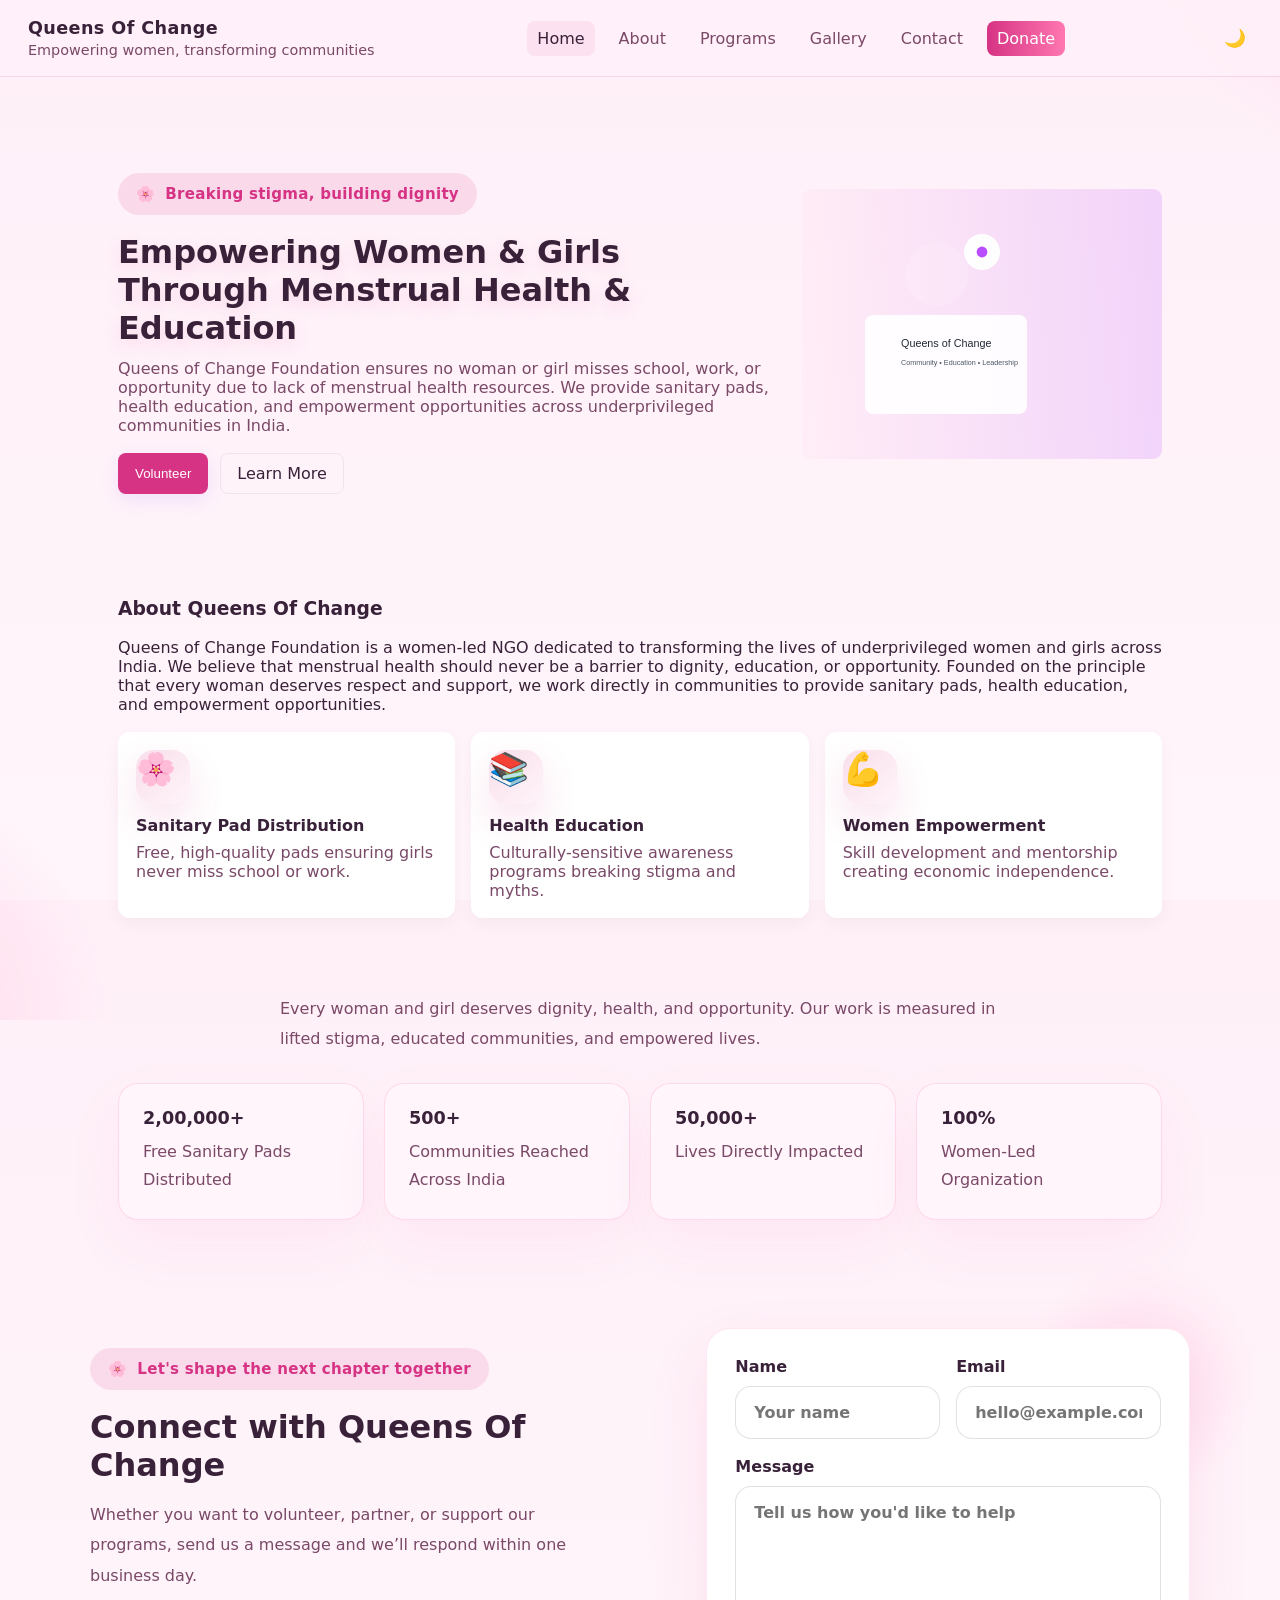
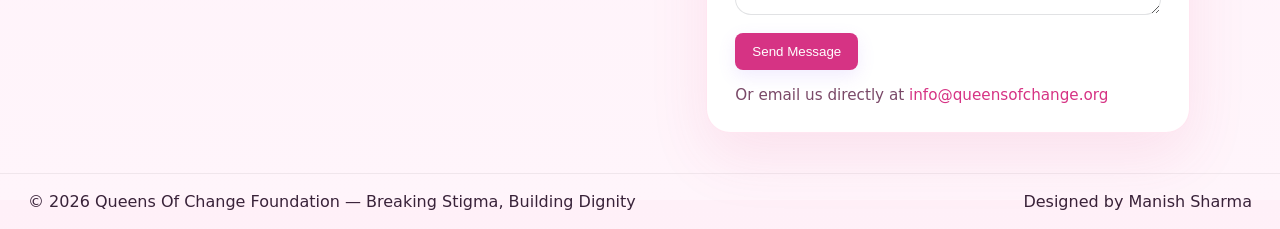
<file: index.html>
<!doctype html>
<html lang="en">
<head>
  <meta charset="utf-8" />
  <meta name="viewport" content="width=device-width,initial-scale=1" />
  <title>Queens Of Change Foundation</title>
  <link rel="stylesheet" href="styles.css">
</head>
<body>
  <header class="site-header">
    <div class="brand">
      <a class="logo" href="index.html">
        <h1>Queens Of Change</h1>
        <p class="tagline">Empowering women, transforming communities</p>
      </a>
    </div>
    <nav class="main-nav">
      <a href="index.html" class="active">Home</a>
      <a href="about.html">About</a>
      <a href="programs.html">Programs</a>
      <a href="gallery.html">Gallery</a>
      <a href="contact.html">Contact</a>
      <a href="donate.html" class="donate">Donate</a>
    </nav>
    <div class="controls">
      <button class="menu-toggle" id="menuToggle" aria-label="Open navigation">☰</button>
      <button id="themeToggle" aria-pressed="false" title="Toggle dark mode">🌙</button>
    </div>
  </header>

  <main>
    <section class="hero">
      <div class="hero-text">
        <span class="hero-note">Breaking stigma, building dignity</span>
        <h2>Empowering Women & Girls Through Menstrual Health & Education</h2>
        <p>Queens of Change Foundation ensures no woman or girl misses school, work, or opportunity due to lack of menstrual health resources. We provide sanitary pads, health education, and empowerment opportunities across underprivileged communities in India.</p>
        <div class="hero-actions">
          <button id="volunteerBtn" class="btn primary">Volunteer</button>
          <a class="btn ghost" href="#about">Learn More</a>
        </div>
      </div>
      <div class="hero-image">
        <img src="assets/hero.svg" alt="Illustration: women and growth" />
      </div>
    </section>

    <section id="about" class="about">
      <h3>About Queens Of Change</h3>
      <p>Queens of Change Foundation is a women-led NGO dedicated to transforming the lives of underprivileged women and girls across India. We believe that menstrual health should never be a barrier to dignity, education, or opportunity. Founded on the principle that every woman deserves respect and support, we work directly in communities to provide sanitary pads, health education, and empowerment opportunities.</p>

      <div class="cards">
        <article class="card">
          <span class="card-emoji">🌸</span>
          <h4>Sanitary Pad Distribution</h4>
          <p>Free, high-quality pads ensuring girls never miss school or work.</p>
        </article>
        <article class="card">
          <span class="card-emoji">📚</span>
          <h4>Health Education</h4>
          <p>Culturally-sensitive awareness programs breaking stigma and myths.</p>
        </article>
        <article class="card">
          <span class="card-emoji">💪</span>
          <h4>Women Empowerment</h4>
          <p>Skill development and mentorship creating economic independence.</p>
        </article>
      </div>
    </section>

    <section class="container reveal">
      <div class="section-lead">Every woman and girl deserves dignity, health, and opportunity. Our work is measured in lifted stigma, educated communities, and empowered lives.</div>
      <div class="impact-grid">
        <article class="impact-card">
          <h4>2,00,000+</h4>
          <p>Free Sanitary Pads Distributed</p>
        </article>
        <article class="impact-card">
          <h4>500+</h4>
          <p>Communities Reached Across India</p>
        </article>
        <article class="impact-card">
          <h4>50,000+</h4>
          <p>Lives Directly Impacted</p>
        </article>
        <article class="impact-card">
          <h4>100%</h4>
          <p>Women-Led Organization</p>
        </article>
      </div>
    </section>

    <section class="container contact reveal" id="contact">
      <div class="contact-copy">
        <span class="hero-note">Let's shape the next chapter together</span>
        <h3>Connect with Queens Of Change</h3>
        <p>Whether you want to volunteer, partner, or support our programs, send us a message and we’ll respond within one business day.</p>
      </div>
      <form id="contactForm" class="contact-form" action="#" method="post">
        <div class="form-grid">
          <label>
            Name
            <input type="text" name="name" placeholder="Your name" required>
          </label>
          <label>
            Email
            <input type="email" name="email" placeholder="hello@example.com" required>
          </label>
        </div>
        <label>
          Message
          <textarea name="message" rows="5" placeholder="Tell us how you'd like to help" required></textarea>
        </label>
        <div class="form-actions">
          <button class="btn primary" type="submit">Send Message</button>
          <span class="form-hint">Or email us directly at <a href="mailto:info@queensofchange.org">info@queensofchange.org</a></span>
        </div>
      </form>
    </section>

    <div id="contactToast" class="toast" role="status" aria-live="polite">Message sent! Thanks for supporting our mission to break stigma and empower women.</div>
  </main>

  <footer class="site-footer">
    <div>© <span id="year"></span> Queens Of Change Foundation — Breaking Stigma, Building Dignity</div>
    <div>Designed by Manish Sharma</div>
  </footer>

  <!-- Modal -->
  <div id="modal" class="modal" aria-hidden="true">
    <div class="modal-panel" role="dialog" aria-labelledby="modalTitle">
      <button class="modal-close" id="modalClose" aria-label="Close">✕</button>
      <h3 id="modalTitle">Volunteer with Us</h3>
      <p>Thanks for your interest! Please contact us at <strong>info@queensofchange.org</strong> or fill the volunteer form on our site.</p>
      <a class="btn primary" href="mailto:info@queensofchange.org">Email Us</a>
    </div>
  </div>

  <script src="script.js"></script>
</body>
</html>
</file>
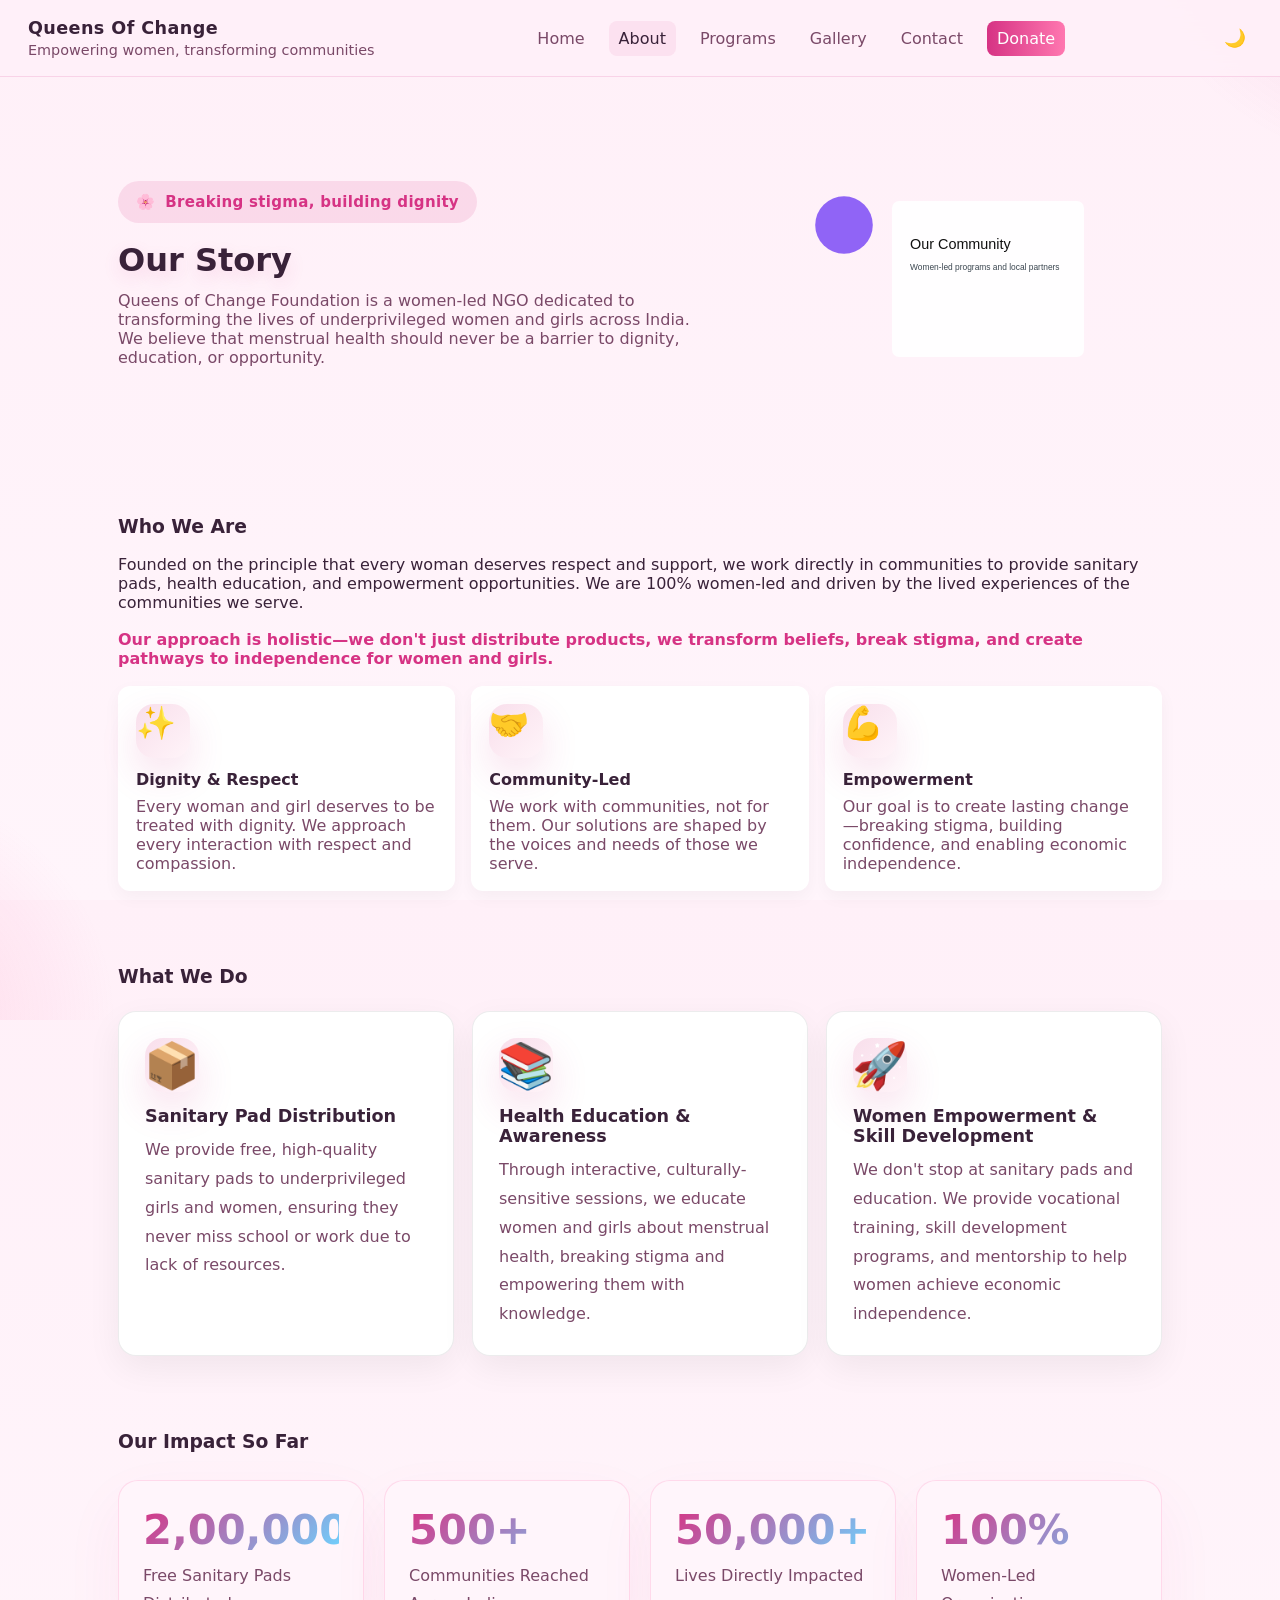
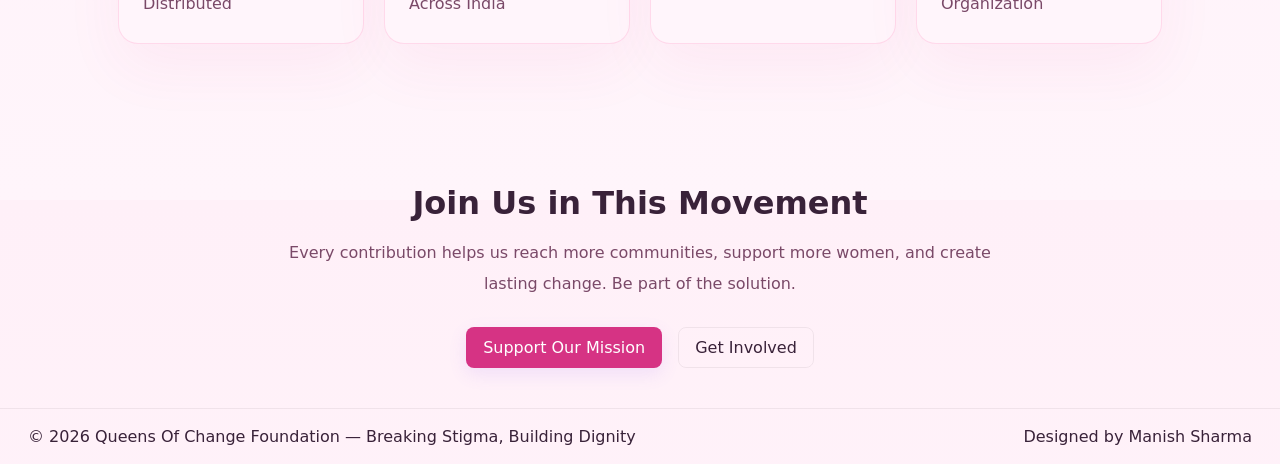
<file: about.html>
<!doctype html>
<html lang="en">
<head>
  <meta charset="utf-8" />
  <meta name="viewport" content="width=device-width,initial-scale=1" />
  <title>About — Queens Of Change Foundation</title>
  <link rel="stylesheet" href="styles.css">
</head>
<body class="page-about">
  <header class="site-header">
    <div class="brand">
      <a class="logo" href="index.html">
        <h1>Queens Of Change</h1>
        <p class="tagline">Empowering women, transforming communities</p>
      </a>
    </div>
    <nav class="main-nav">
      <a href="index.html">Home</a>
      <a href="about.html" class="active">About</a>
      <a href="programs.html">Programs</a>
      <a href="gallery.html">Gallery</a>
      <a href="contact.html">Contact</a>
      <a href="donate.html" class="donate">Donate</a>
    </nav>
    <div class="controls">
      <button class="menu-toggle" id="menuToggle" aria-label="Open navigation">☰</button>
      <button id="themeToggleTop" aria-pressed="false" title="Toggle dark mode">🌙</button>
    </div>
  </header>

  <main>
    <section class="hero hero-split">
      <div class="hero-text reveal">
        <span class="hero-note">Breaking stigma, building dignity</span>
        <h2>Our Story</h2>
        <p>Queens of Change Foundation is a women-led NGO dedicated to transforming the lives of underprivileged women and girls across India. We believe that menstrual health should never be a barrier to dignity, education, or opportunity.</p>
      </div>
      <div class="hero-image reveal">
        <img src="assets/team.svg" alt="Team illustration" />
      </div>
    </section>

    <section class="about-details container">
      <div class="reveal">
        <h3>Who We Are</h3>
        <p>Founded on the principle that every woman deserves respect and support, we work directly in communities to provide sanitary pads, health education, and empowerment opportunities. We are 100% women-led and driven by the lived experiences of the communities we serve.</p>
        <p style="margin-top:18px;font-weight:600;color:var(--accent);">Our approach is holistic—we don't just distribute products, we transform beliefs, break stigma, and create pathways to independence for women and girls.</p>
      </div>

      <div class="values cards">
        <article class="card reveal">
          <span class="card-emoji">✨</span>
          <h4>Dignity & Respect</h4>
          <p>Every woman and girl deserves to be treated with dignity. We approach every interaction with respect and compassion.</p>
        </article>
        <article class="card reveal">
          <span class="card-emoji">🤝</span>
          <h4>Community-Led</h4>
          <p>We work with communities, not for them. Our solutions are shaped by the voices and needs of those we serve.</p>
        </article>
        <article class="card reveal">
          <span class="card-emoji">💪</span>
          <h4>Empowerment</h4>
          <p>Our goal is to create lasting change—breaking stigma, building confidence, and enabling economic independence.</p>
        </article>
      </div>
    </section>

    <section class="container reveal">
      <h3>What We Do</h3>
      <div class="programs-detailed">
        <article class="program-card reveal">
          <div class="program-icon">📦</div>
          <h4>Sanitary Pad Distribution</h4>
          <p>We provide free, high-quality sanitary pads to underprivileged girls and women, ensuring they never miss school or work due to lack of resources.</p>
        </article>
        <article class="program-card reveal">
          <div class="program-icon">📚</div>
          <h4>Health Education & Awareness</h4>
          <p>Through interactive, culturally-sensitive sessions, we educate women and girls about menstrual health, breaking stigma and empowering them with knowledge.</p>
        </article>
        <article class="program-card reveal">
          <div class="program-icon">🚀</div>
          <h4>Women Empowerment & Skill Development</h4>
          <p>We don't stop at sanitary pads and education. We provide vocational training, skill development programs, and mentorship to help women achieve economic independence.</p>
        </article>
      </div>
    </section>

    <section class="container reveal">
      <h3>Our Impact So Far</h3>
      <div class="impact-grid">
        <article class="impact-card">
          <div class="impact-number">2,00,000+</div>
          <p>Free Sanitary Pads Distributed</p>
        </article>
        <article class="impact-card">
          <div class="impact-number">500+</div>
          <p>Communities Reached Across India</p>
        </article>
        <article class="impact-card">
          <div class="impact-number">50,000+</div>
          <p>Lives Directly Impacted</p>
        </article>
        <article class="impact-card">
          <div class="impact-number">100%</div>
          <p>Women-Led Organization</p>
        </article>
      </div>
    </section>

    <section class="container reveal cta-section">
      <h3>Join Us in This Movement</h3>
      <p>Every contribution helps us reach more communities, support more women, and create lasting change. Be part of the solution.</p>
      <div class="cta-actions">
        <a href="donate.html" class="btn primary">Support Our Mission</a>
        <a href="contact.html" class="btn ghost">Get Involved</a>
      </div>
    </section>
  </main>

  <footer class="site-footer">
    <div>© <span id="year-about"></span> Queens Of Change Foundation — Breaking Stigma, Building Dignity</div>
    <div>Designed by Manish Sharma</div>
  </footer>

  <script src="script.js"></script>
</body>
</html>
</file>
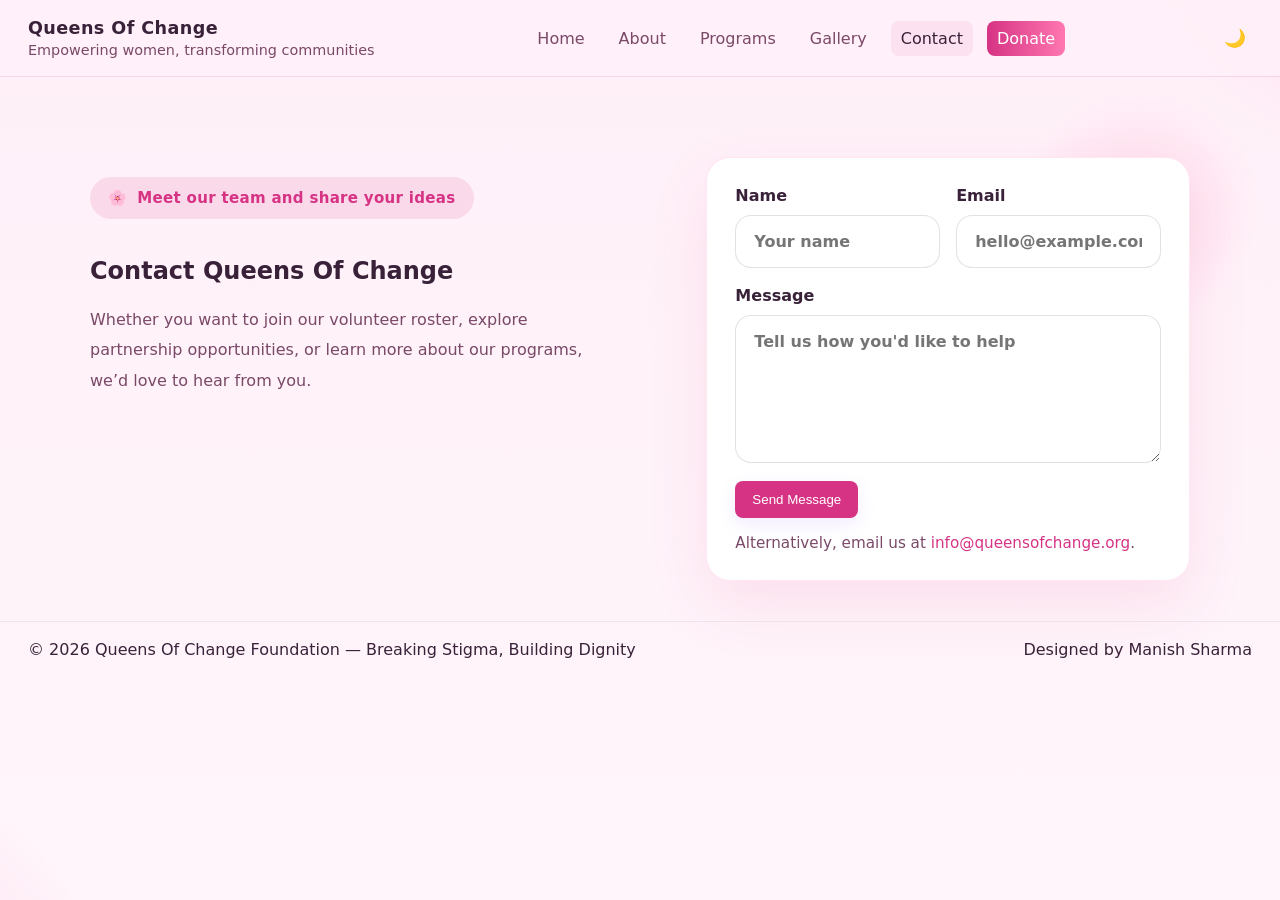
<file: contact.html>
<!doctype html>
<html lang="en">
<head>
  <meta charset="utf-8" />
  <meta name="viewport" content="width=device-width,initial-scale=1" />
  <title>Contact — Queens Of Change Foundation</title>
  <link rel="stylesheet" href="styles.css">
</head>
<body class="page-contact">
  <header class="site-header">
    <div class="brand">
      <a class="logo" href="index.html">
        <h1>Queens Of Change</h1>
        <p class="tagline">Empowering women, transforming communities</p>
      </a>
    </div>
    <nav class="main-nav">
      <a href="index.html">Home</a>
      <a href="about.html">About</a>
      <a href="programs.html">Programs</a>
      <a href="gallery.html">Gallery</a>
      <a href="contact.html" class="active">Contact</a>
      <a href="donate.html" class="donate">Donate</a>
    </nav>
    <div class="controls">
      <button class="menu-toggle" id="menuToggle" aria-label="Open navigation">☰</button>
      <button id="themeToggleTop5" aria-pressed="false" title="Toggle dark mode">🌙</button>
    </div>
  </header>

  <main>
    <section class="container contact reveal contact-page-hero">
      <div class="contact-copy">
        <span class="hero-note">Meet our team and share your ideas</span>
        <h2>Contact Queens Of Change</h2>
        <p>Whether you want to join our volunteer roster, explore partnership opportunities, or learn more about our programs, we’d love to hear from you.</p>
      </div>
      <form id="contactForm" class="contact-form" action="#" method="post">
        <div class="form-grid">
          <label>
            Name
            <input type="text" name="name" placeholder="Your name" required>
          </label>
          <label>
            Email
            <input type="email" name="email" placeholder="hello@example.com" required>
          </label>
        </div>
        <label>
          Message
          <textarea name="message" rows="6" placeholder="Tell us how you'd like to help" required></textarea>
        </label>
        <div class="form-actions">
          <button class="btn primary" type="submit">Send Message</button>
          <span class="form-hint">Alternatively, email us at <a href="mailto:info@queensofchange.org">info@queensofchange.org</a>.</span>
        </div>
      </form>
    </section>

    <div id="contactToast" class="toast" role="status" aria-live="polite">Message sent. Thanks for reaching out!</div>
  </main>

  <footer class="site-footer">
    <div>© <span id="year-contact"></span> Queens Of Change Foundation — Breaking Stigma, Building Dignity</div>
    <div>Designed by Manish Sharma</div>
  </footer>

  <script src="script.js"></script>
</body>
</html>
</file>
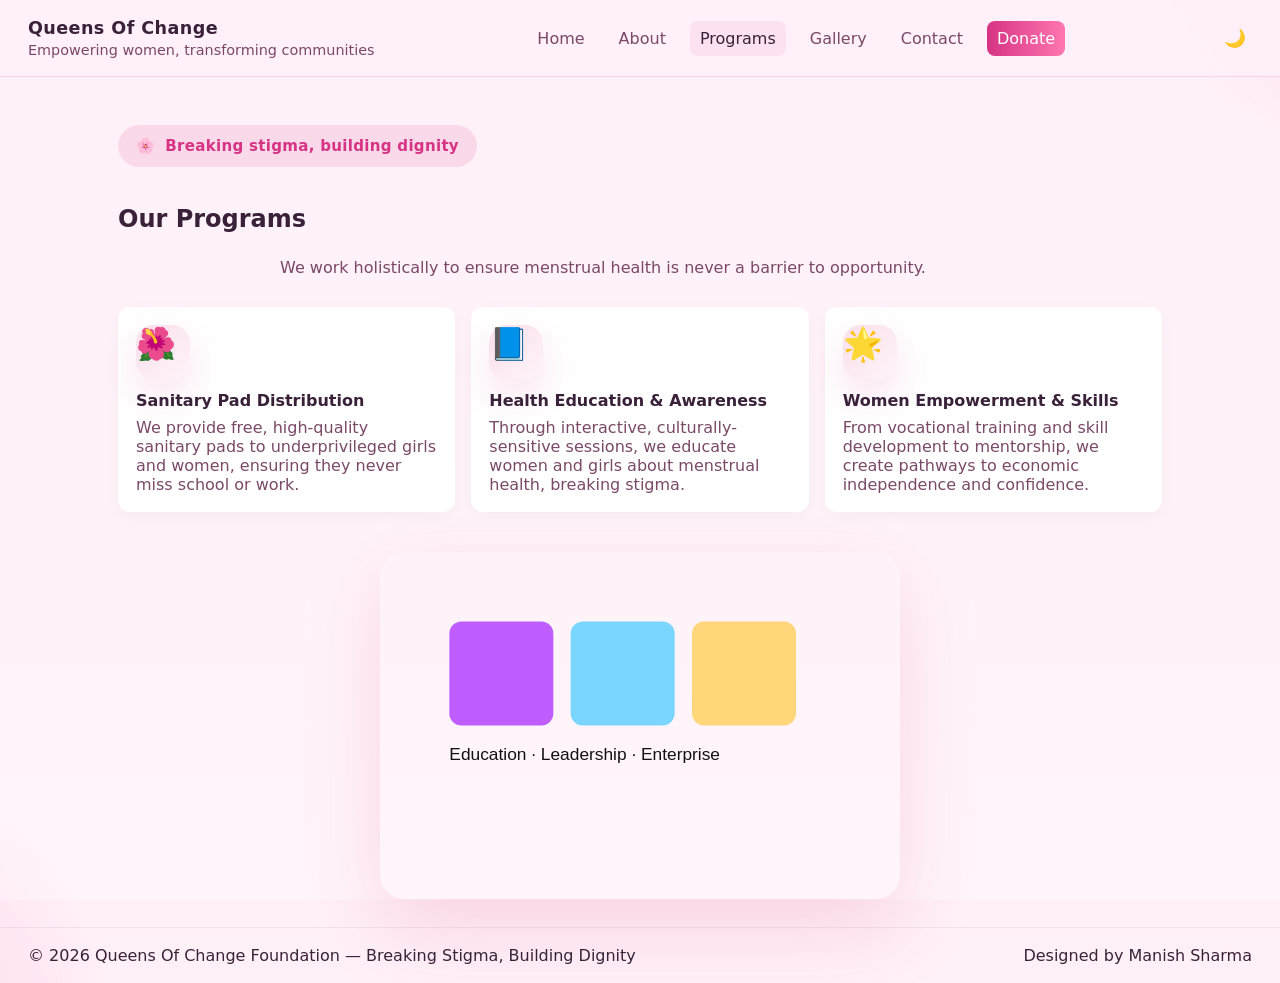
<file: programs.html>
<!doctype html>
<html lang="en">
<head>
  <meta charset="utf-8" />
  <meta name="viewport" content="width=device-width,initial-scale=1" />
  <title>Programs — Queens Of Change Foundation</title>
  <link rel="stylesheet" href="styles.css">
</head>
<body class="page-programs">
  <header class="site-header">
    <div class="brand">
      <a class="logo" href="index.html">
        <h1>Queens Of Change</h1>
        <p class="tagline">Empowering women, transforming communities</p>
      </a>
    </div>
    <nav class="main-nav">
      <a href="index.html">Home</a>
      <a href="about.html">About</a>
      <a href="programs.html" class="active">Programs</a>
      <a href="gallery.html">Gallery</a>
      <a href="contact.html">Contact</a>
      <a href="donate.html" class="donate">Donate</a>
    </nav>
    <div class="controls">
      <button class="menu-toggle" id="menuToggle" aria-label="Open navigation">☰</button>
      <button id="themeToggleTop2" aria-pressed="false" title="Toggle dark mode">🌙</button>
    </div>
  </header>

  <main>
    <section class="programs container">
      <span class="hero-note reveal">Breaking stigma, building dignity</span>
      <h2 class="reveal">Our Programs</h2>
      <p class="section-lead reveal">We work holistically to ensure menstrual health is never a barrier to opportunity.</p>

      <div class="cards">
        <article class="card reveal">
          <span class="card-emoji">🌺</span>
          <h4>Sanitary Pad Distribution</h4>
          <p>We provide free, high-quality sanitary pads to underprivileged girls and women, ensuring they never miss school or work.</p>
        </article>
        <article class="card reveal">
          <span class="card-emoji">📘</span>
          <h4>Health Education & Awareness</h4>
          <p>Through interactive, culturally-sensitive sessions, we educate women and girls about menstrual health, breaking stigma.</p>
        </article>
        <article class="card reveal">
          <span class="card-emoji">🌟</span>
          <h4>Women Empowerment & Skills</h4>
          <p>From vocational training and skill development to mentorship, we create pathways to economic independence and confidence.</p>
        </article>
      </div>

      <div class="program-visual reveal">
        <img src="assets/programs.svg" alt="Programs illustration">
      </div>
    </section>
  </main>

  <footer class="site-footer">
    <div>© <span id="year-programs"></span> Queens Of Change Foundation — Breaking Stigma, Building Dignity</div>
    <div>Designed by Manish Sharma</div>
  </footer>

  <script src="script.js"></script>
</body>
</html>
</file>
<file: styles.css>
:root{
  --bg:#fff0f8;
  --card:#ffffff;
  --surface:#fff5fb;
  --text:#392239;
  --accent:#d63384;
  --accent-2:#ff77b0;
  --accent-soft:#ffe0f1;
  --muted:#7a4968;
}
[data-theme="dark"]{
  --bg:#120713;
  --card:#1e1221;
  --surface:#2d1a2f;
  --text:#ffe7f5;
  --accent:#ff86c6;
  --accent-2:#ff5bb7;
  --accent-soft:#451a35;
  --muted:#cfa2c9;
}

*{box-sizing:border-box}
html,body{height:100%}
body{
  margin:0;font-family:Inter,system-ui,Segoe UI,Roboto,Helvetica,Arial,sans-serif;
  background:linear-gradient(180deg,var(--bg),var(--surface));
  color:var(--text);-webkit-font-smoothing:antialiased;position:relative;overflow-x:hidden;
  opacity:0;transform:translateY(10px);transition:opacity .35s ease,transform .35s ease;
}
body.loaded{opacity:1;transform:none}
body::before{
  content:'';position:fixed;top:-150px;right:-150px;width:420px;height:420px;background:radial-gradient(circle at top right,rgba(214,51,132,0.18),transparent 55%);pointer-events:none;z-index:-1;
}
body::after{
  content:'';position:fixed;bottom:-120px;left:-120px;width:320px;height:320px;background:radial-gradient(circle at bottom left,rgba(255,119,176,0.2),transparent 52%);pointer-events:none;z-index:-1;
}
html[data-theme="dark"] body{
  background:linear-gradient(180deg,var(--bg),var(--surface));
}
.site-header{
  display:flex;align-items:center;justify-content:space-between;padding:18px 28px;
  border-bottom:1px solid rgba(214,51,132,0.15);background:rgba(255,240,249,0.9);position:sticky;top:0;backdrop-filter:blur(16px);z-index:40
}
html[data-theme="dark"] .site-header{
  background:rgba(18,7,19,0.9);
  border-bottom:1px solid rgba(255,119,176,0.16);
}
.logo{display:flex;flex-direction:column;text-decoration:none;color:inherit}

.main-nav{display:flex;gap:14px;align-items:center}
.main-nav a{color:var(--muted);text-decoration:none;padding:8px 10px;border-radius:8px;transition:all .18s ease}
.main-nav a.active,.main-nav a:hover{color:var(--text);background:rgba(214,51,132,0.08)}
.main-nav a.donate{background:linear-gradient(90deg,var(--accent),var(--accent-2));color:white}
html[data-theme="dark"] .main-nav a{color:var(--muted)}
html[data-theme="dark"] .main-nav a.active,html[data-theme="dark"] .main-nav a:hover{color:var(--text);background:rgba(255,119,176,0.14)}
.menu-toggle{display:none;width:48px;height:48px;border:0;border-radius:14px;background:rgba(255,255,255,0.95);box-shadow:0 18px 40px rgba(215,57,121,0.18);cursor:pointer;align-items:center;justify-content:center;font-size:1.1rem;color:var(--text)}
html[data-theme="dark"] .menu-toggle{background:rgba(255,255,255,0.08);box-shadow:0 18px 40px rgba(255,119,176,0.12)}
.menu-toggle:hover{transform:scale(1.04)}

.container{max-width:1100px;margin:0 auto;padding:28px}

.section-lead{max-width:720px;margin:0 auto 24px;font-size:1rem;line-height:1.9;color:var(--muted)}
.impact-grid{display:grid;grid-template-columns:repeat(auto-fit,minmax(220px,1fr));gap:20px;margin-top:28px}
.impact-card{background:var(--surface);padding:24px;border-radius:20px;box-shadow:0 24px 60px rgba(214,51,132,0.06);border:1px solid rgba(255,119,176,0.22)}
.impact-card h4{margin:0 0 10px;font-size:1.1rem}
.impact-card p{margin:0;color:var(--muted);line-height:1.8}
.donate-hero{display:grid;grid-template-columns:1.1fr 0.9fr;gap:36px;align-items:center;min-height:70vh}
.donate-hero img{width:100%;border-radius:28px;box-shadow:0 40px 90px rgba(215,57,121,0.14)}
.program-visual{margin-top:40px;display:grid;place-items:center}
.program-visual img{width:100%;max-width:520px;border-radius:24px;box-shadow:0 28px 80px rgba(215,57,121,0.16)}
.hero-note{display:inline-flex;align-items:center;gap:10px;margin-top:20px;padding:12px 16px;border-radius:999px;background:rgba(214,51,132,0.12);color:var(--accent);font-weight:600;font-size:.95rem}
.hero-note::before{content:'🌸';}
.donate-actions{display:flex;gap:16px;flex-wrap:wrap;margin-top:24px}
.donate-qr{margin-top:40px}
.donate-qr-card{display:grid;grid-template-columns:1.2fr 1fr;gap:28px;padding:28px;border-radius:26px;background:var(--surface);box-shadow:0 26px 70px rgba(214,51,132,0.1);border:1px solid rgba(255,119,176,0.24)}
.donate-qr-copy{display:flex;flex-direction:column;gap:16px}
.donate-qr-copy ul{margin:0;padding-left:20px;color:var(--muted);line-height:1.8}
.donate-qr-card h3{margin:0 0 12px}
.donate-qr-card p{margin:0;color:var(--muted);line-height:1.8}
.donate-qr-image{display:flex;justify-content:center;align-items:center}
.donate-qr-image img{width:100%;max-width:300px;height:auto;border-radius:22px;border:1px solid rgba(255,119,176,0.32);box-shadow:0 18px 40px rgba(215,57,121,0.14)}

.gallery-moment{background:var(--card);padding:20px;border-radius:18px;box-shadow:0 12px 35px rgba(11,15,20,0.06);border:1px solid rgba(15,23,36,0.08);text-align:center;transition:transform .4s ease,box-shadow .4s ease}
.gallery-moment:hover{transform:translateY(-6px);box-shadow:0 20px 50px rgba(11,15,20,0.1)}
.moment-icon{font-size:2.4rem;margin-bottom:12px}
.gallery-moment p{margin:0;color:var(--muted);line-height:1.8}
.gallery-moment strong{color:var(--text);display:block;font-size:1rem;margin-bottom:6px}

.testimonials-section{margin-top:40px}
.testimonials-grid{display:grid;grid-template-columns:repeat(auto-fit,minmax(240px,1fr));gap:20px;margin-top:24px}
.testimonial-card{background:var(--card);padding:26px;border-radius:20px;box-shadow:0 14px 40px rgba(11,15,20,0.08);border:1px solid rgba(184,77,255,0.15);border-left:4px solid var(--accent);transition:transform .4s ease,box-shadow .4s ease}
.testimonial-card:hover{transform:translateY(-8px);box-shadow:0 26px 70px rgba(11,15,20,0.12)}
.testimonial-text{margin:0 0 18px;color:var(--text);line-height:1.9;font-style:italic;font-size:.98rem}
.testimonial-author{display:flex;flex-direction:column;gap:4px}
.testimonial-author strong{color:var(--text);font-weight:700}
.testimonial-author span{color:var(--muted);font-size:.85rem}

.donation-breakdown{display:grid;grid-template-columns:repeat(auto-fit,minmax(220px,1fr));gap:16px;margin-top:24px}
.donation-tier{background:linear-gradient(135deg,rgba(184,77,255,0.08),rgba(109,211,255,0.08));border:1.5px solid rgba(184,77,255,0.25);padding:24px;border-radius:20px;text-align:center;transition:all .4s cubic-bezier(.2,.9,.2,1)}
.donation-tier:hover{transform:scale(1.05);border-color:var(--accent);box-shadow:0 20px 60px rgba(184,77,255,0.15)}
.tier-amount{font-size:1.8rem;font-weight:800;color:var(--accent);margin-bottom:12px}
.donation-tier p{margin:0;color:var(--muted);line-height:1.8;font-size:.95rem}

/* Page transitions */
body{transition:background .25s ease,color .25s ease}
.reveal{opacity:0;transform:translateY(10px);transition:transform .6s cubic-bezier(.2,.9,.2,1),opacity .6s}
.reveal.visible{opacity:1;transform:none}

/* Gallery */
.gallery-grid{display:grid;grid-template-columns:repeat(auto-fit,minmax(180px,1fr));gap:12px}
.gallery-item{position:relative;border:0;padding:0;background:var(--surface);border-radius:26px;overflow:hidden;cursor:pointer;transform:translateY(0);transition:transform .35s ease,box-shadow .35s ease}
.gallery-item::before{content:'';position:absolute;inset:0;border:2px solid rgba(214,51,132,0.18);border-radius:26px;pointer-events:none;transform:scaleX(0);transform-origin:left;transition:transform .4s ease}
.gallery-item:hover::before{transform:scaleX(1)}
.gallery-item:hover{transform:translateY(-8px);box-shadow:0 26px 60px rgba(214,51,132,0.18)}
.gallery-item img{width:100%;height:220px;object-fit:cover;display:block;transition:transform .45s ease,filter .45s ease}
.gallery-item:hover img{transform:scale(1.05);filter:brightness(1.05)}
.gallery-caption{position:absolute;left:0;right:0;bottom:0;padding:16px 18px;background:linear-gradient(180deg,transparent,rgba(18,7,19,0.7));color:white;font-weight:600;font-size:0.98rem;line-height:1.35;border-top:1px solid rgba(255,255,255,0.07)}

.lightbox{position:fixed;inset:0;display:flex;align-items:center;justify-content:center;background:rgba(2,6,23,0.8);gap:12px;padding:24px}
.lightbox[aria-hidden="true"]{display:none}
.lightbox img{max-width:90%;max-height:80%;border-radius:10px;box-shadow:0 30px 80px rgba(2,6,23,0.6)}
.lb-close{position:fixed;right:28px;top:18px;background:transparent;border:0;color:white;font-size:22px}

/* hero split variant */
.hero-split{display:flex;gap:36px;align-items:center;padding:48px 28px}
.hero-split .hero-image{flex:0 0 420px}

/* smaller screens */
@media (max-width:900px){
  .menu-toggle{display:flex}
  .main-nav{position:fixed;top:82px;right:16px;left:16px;flex-direction:column;padding:24px;background:rgba(255,255,255,0.96);border-radius:22px;box-shadow:0 30px 70px rgba(15,23,36,0.18);display:none;z-index:45;gap:18px}
  .main-nav.active{display:flex}
  .site-header{padding:12px 16px}
  .hero-split{flex-direction:column}
  .contact{grid-template-columns:1fr;}
  .form-grid{grid-template-columns:1fr}
  .contact-page-hero{padding:28px 0}
  .donate-qr-card{grid-template-columns:1fr;}
  .donate-qr-image img{max-width:260px}
  .testimonials-grid{grid-template-columns:1fr}
  .gallery-grid{grid-template-columns:repeat(auto-fit,minmax(140px,1fr))}
}

.brand h1{margin:0;font-size:1.1rem;letter-spacing:0.4px}
.brand .tagline{margin:4px 0 0;color:var(--muted);font-size:0.9rem}
.controls button{background:transparent;border:0;font-size:1.1rem;cursor:pointer}

.hero{display:flex;gap:28px;align-items:center;padding:48px 28px;max-width:1100px;margin:28px auto}
.hero-text{flex:1}
.hero-text h2{font-size:2rem;margin:0 0 12px}
.hero-text p{margin:0 0 18px;color:var(--muted)}
.hero-actions{display:flex;gap:12px}
.btn{padding:10px 16px;border-radius:8px;border:1px solid transparent;cursor:pointer;text-decoration:none;display:inline-flex;align-items:center;gap:8px}
.btn.primary{background:var(--accent);color:white;box-shadow:0 6px 18px rgba(139,92,246,0.12);border-color:transparent}
.btn.ghost{background:transparent;border-color:rgba(0,0,0,0.06);color:var(--text)}

.hero-image{width:360px;display:flex;justify-content:center}
.hero-image img{width:100%;max-width:360px;animation:float 6s ease-in-out infinite}

@keyframes float{
  0%{transform:translateY(0)}50%{transform:translateY(-10px)}100%{transform:translateY(0)}
}

.hero-text h2{text-shadow:0 6px 18px rgba(214,51,132,0.14)}
.hero-note{display:inline-flex;align-items:center;gap:10px;margin-bottom:18px;padding:12px 18px;border-radius:999px;background:rgba(214,51,132,0.12);color:var(--accent);font-weight:700;font-size:.94rem;letter-spacing:.02em}
.hero-note::before{content:'🌸';}

.card-emoji, .program-icon, .tier-icon{
  display:inline-flex;align-items:center;justify-content:center;width:54px;height:54px;border-radius:18px;margin-bottom:16px;font-size:1.7rem;background:linear-gradient(135deg,rgba(214,51,132,0.16),rgba(255,119,176,0.08));color:var(--accent);box-shadow:0 16px 38px rgba(214,51,132,0.14);
}

.contact{display:grid;grid-template-columns:1.2fr 1fr;gap:36px;align-items:start;margin-top:40px;padding:40px 0;position:relative}
.contact::before{content:'';position:absolute;top:-40px;right:-80px;width:260px;height:260px;background:radial-gradient(circle,rgba(255,119,176,0.18),transparent 65%);border-radius:50%;z-index:-1;}
.contact-copy h3{margin:0 0 12px;font-size:2rem}
.contact-copy p{max-width:520px;color:var(--muted);line-height:1.9}
.contact-form{display:flex;flex-direction:column;gap:18px;background:var(--card);border:1px solid rgba(255,119,176,0.18);border-radius:24px;padding:28px;box-shadow:0 24px 60px rgba(215,57,121,0.1)}
.form-grid{display:grid;grid-template-columns:1fr 1fr;gap:16px}
.contact-form label{display:flex;flex-direction:column;gap:10px;font-weight:600;color:var(--text)}
.contact-form input,.contact-form textarea{width:100%;padding:16px 18px;border-radius:16px;border:1px solid rgba(15,23,36,0.12);background:rgba(255,255,255,0.95);color:var(--text);font:inherit;outline:none;transition:box-shadow .2s ease,border-color .2s ease}
.contact-form input:focus,.contact-form textarea:focus{border-color:rgba(184,77,255,0.35);box-shadow:0 0 0 4px rgba(184,77,255,0.1)}
.form-actions{display:flex;align-items:center;gap:16px;flex-wrap:wrap}
.form-hint{color:var(--muted);font-size:.95rem}
.form-hint a{color:var(--accent);text-decoration:none}

.toast{position:fixed;bottom:24px;right:24px;padding:18px 22px;border-radius:18px;background:rgba(15,23,36,0.96);color:white;display:none;align-items:center;gap:12px;box-shadow:0 24px 70px rgba(15,23,36,0.24);z-index:60}
.toast.show{display:flex;animation:toastIn .35s ease forwards}
@keyframes toastIn{from{opacity:0;transform:translateY(12px)}to{opacity:1;transform:translateY(0)}}

.about{max-width:1100px;margin:20px auto;padding:28px;background:transparent}
.about h3{margin-top:0}
.cards{display:flex;gap:16px;margin-top:18px;flex-wrap:wrap}
.card{background:var(--card);flex:1;min-width:220px;padding:18px;border-radius:12px;box-shadow:0 6px 18px rgba(11,15,20,0.04)}
.card h4{margin:0 0 8px}
.card p{margin:0;color:var(--muted)}
.card-emoji{display:block;font-size:2rem;margin-bottom:12px}

.programs-detailed{display:grid;grid-template-columns:repeat(auto-fit,minmax(260px,1fr));gap:18px;margin-top:24px}
.program-card{background:var(--card);padding:26px;border-radius:18px;box-shadow:0 12px 35px rgba(11,15,20,0.06);border:1px solid rgba(15,23,36,0.08);transition:transform .4s cubic-bezier(.2,.9,.2,1),box-shadow .4s ease}
.program-card:hover{transform:translateY(-8px);box-shadow:0 24px 60px rgba(11,15,20,0.1)}
.program-icon{font-size:2.8rem;margin-bottom:14px}
.program-card h4{margin:0 0 10px;font-size:1.1rem}
.program-card p{margin:0;color:var(--muted);line-height:1.8}

.impact-number{font-size:2.6rem;font-weight:800;background:linear-gradient(135deg,var(--accent),#6dd3ff);-webkit-background-clip:text;-webkit-text-fill-color:transparent;background-clip:text;margin-bottom:8px}

.cta-section{text-align:center;padding:40px 28px;margin-top:40px}
.cta-section h3{font-size:2rem;margin-bottom:16px}
.cta-section p{max-width:720px;margin:0 auto 28px;color:var(--muted);line-height:1.9}
.cta-actions{display:flex;gap:16px;justify-content:center;flex-wrap:wrap}

.site-footer{display:flex;justify-content:space-between;gap:12px;padding:18px 28px;border-top:1px solid rgba(0,0,0,0.06);align-items:center}

/* Modal */
.modal{position:fixed;inset:0;display:none;align-items:center;justify-content:center;background:linear-gradient(180deg,rgba(2,6,23,0.45),rgba(2,6,23,0.3));}
.modal[aria-hidden="false"]{display:flex}
.modal-panel{background:var(--card);padding:22px;border-radius:12px;max-width:520px;width:90%;position:relative;box-shadow:0 20px 60px rgba(2,6,23,0.4)}
.modal-close{position:absolute;right:12px;top:8px;border:0;background:transparent;font-size:1.1rem;cursor:pointer}

/* Responsive */
@media (max-width:900px){
  .hero{flex-direction:column;text-align:center}
  .hero-image{width:80%}
  .site-header{padding:12px 16px}
}

@media (prefers-reduced-motion:reduce){
  .hero-image img{animation:none}
}
</file>
